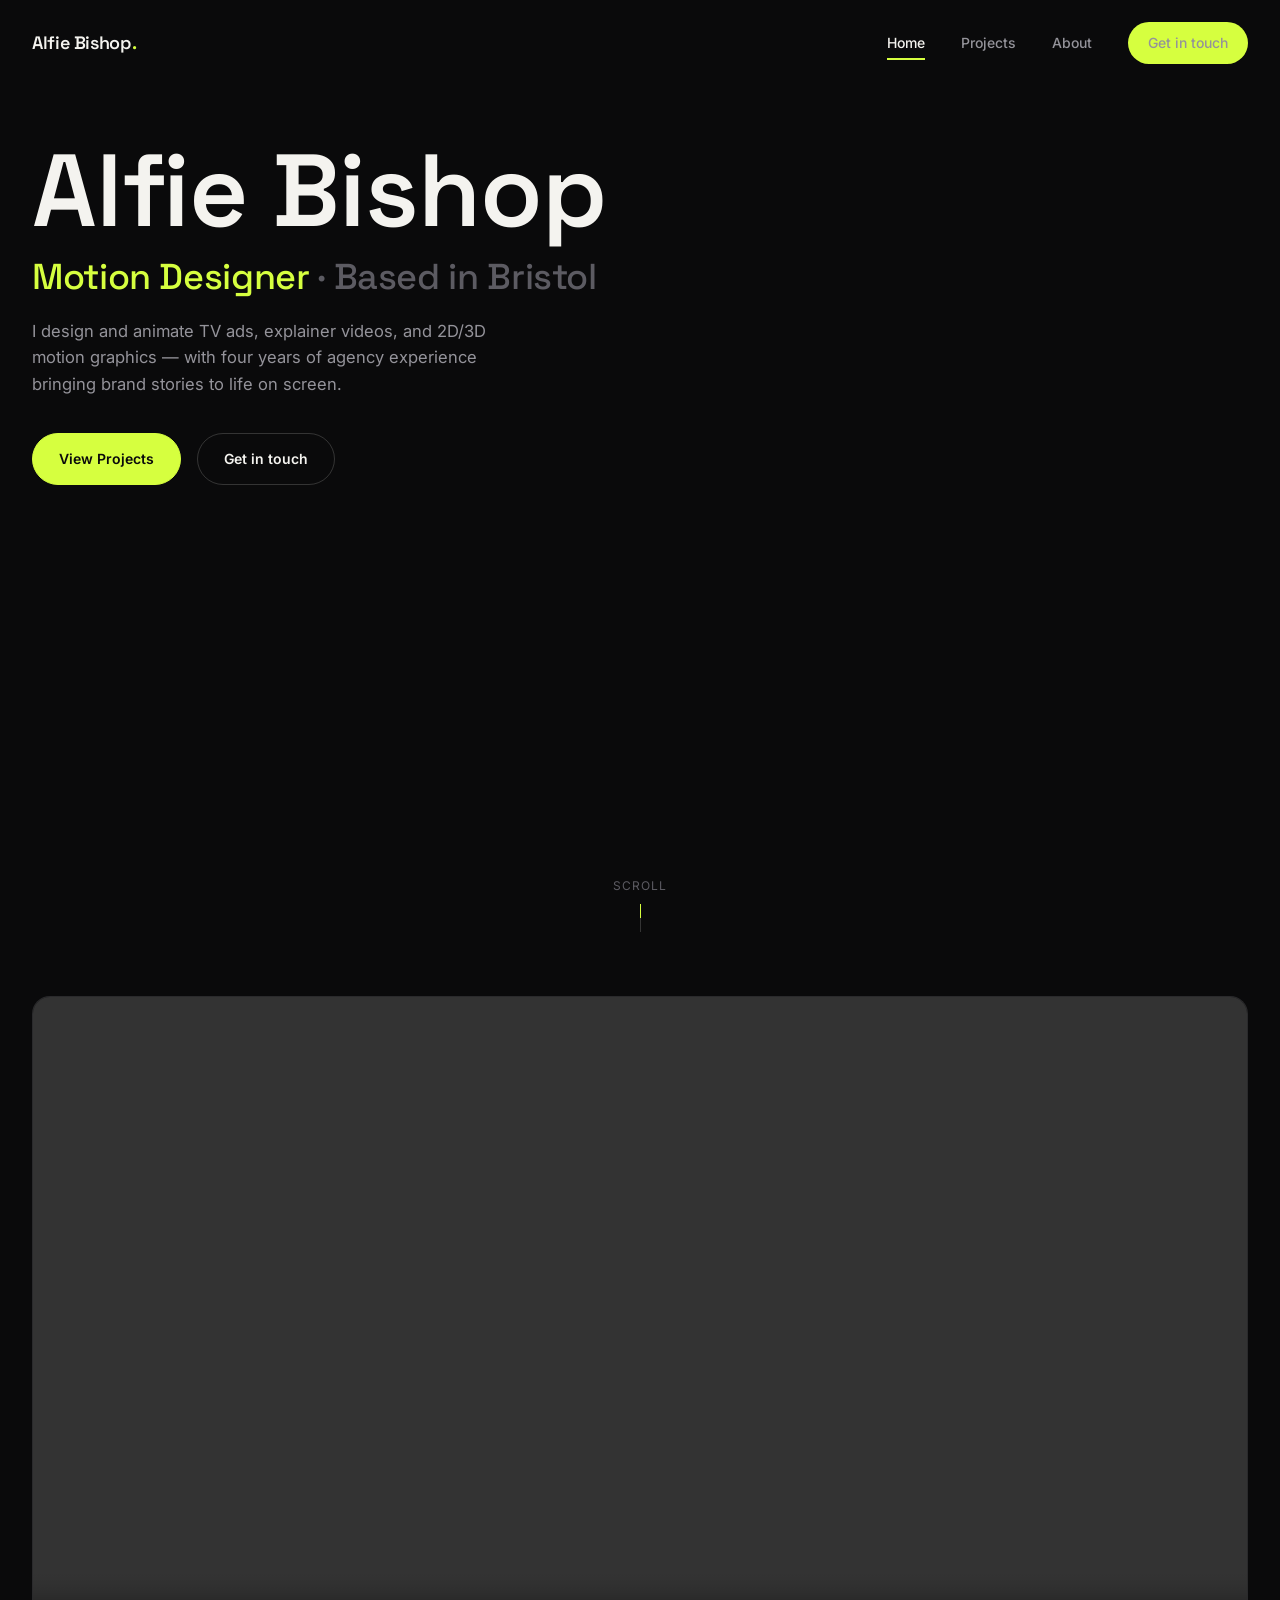
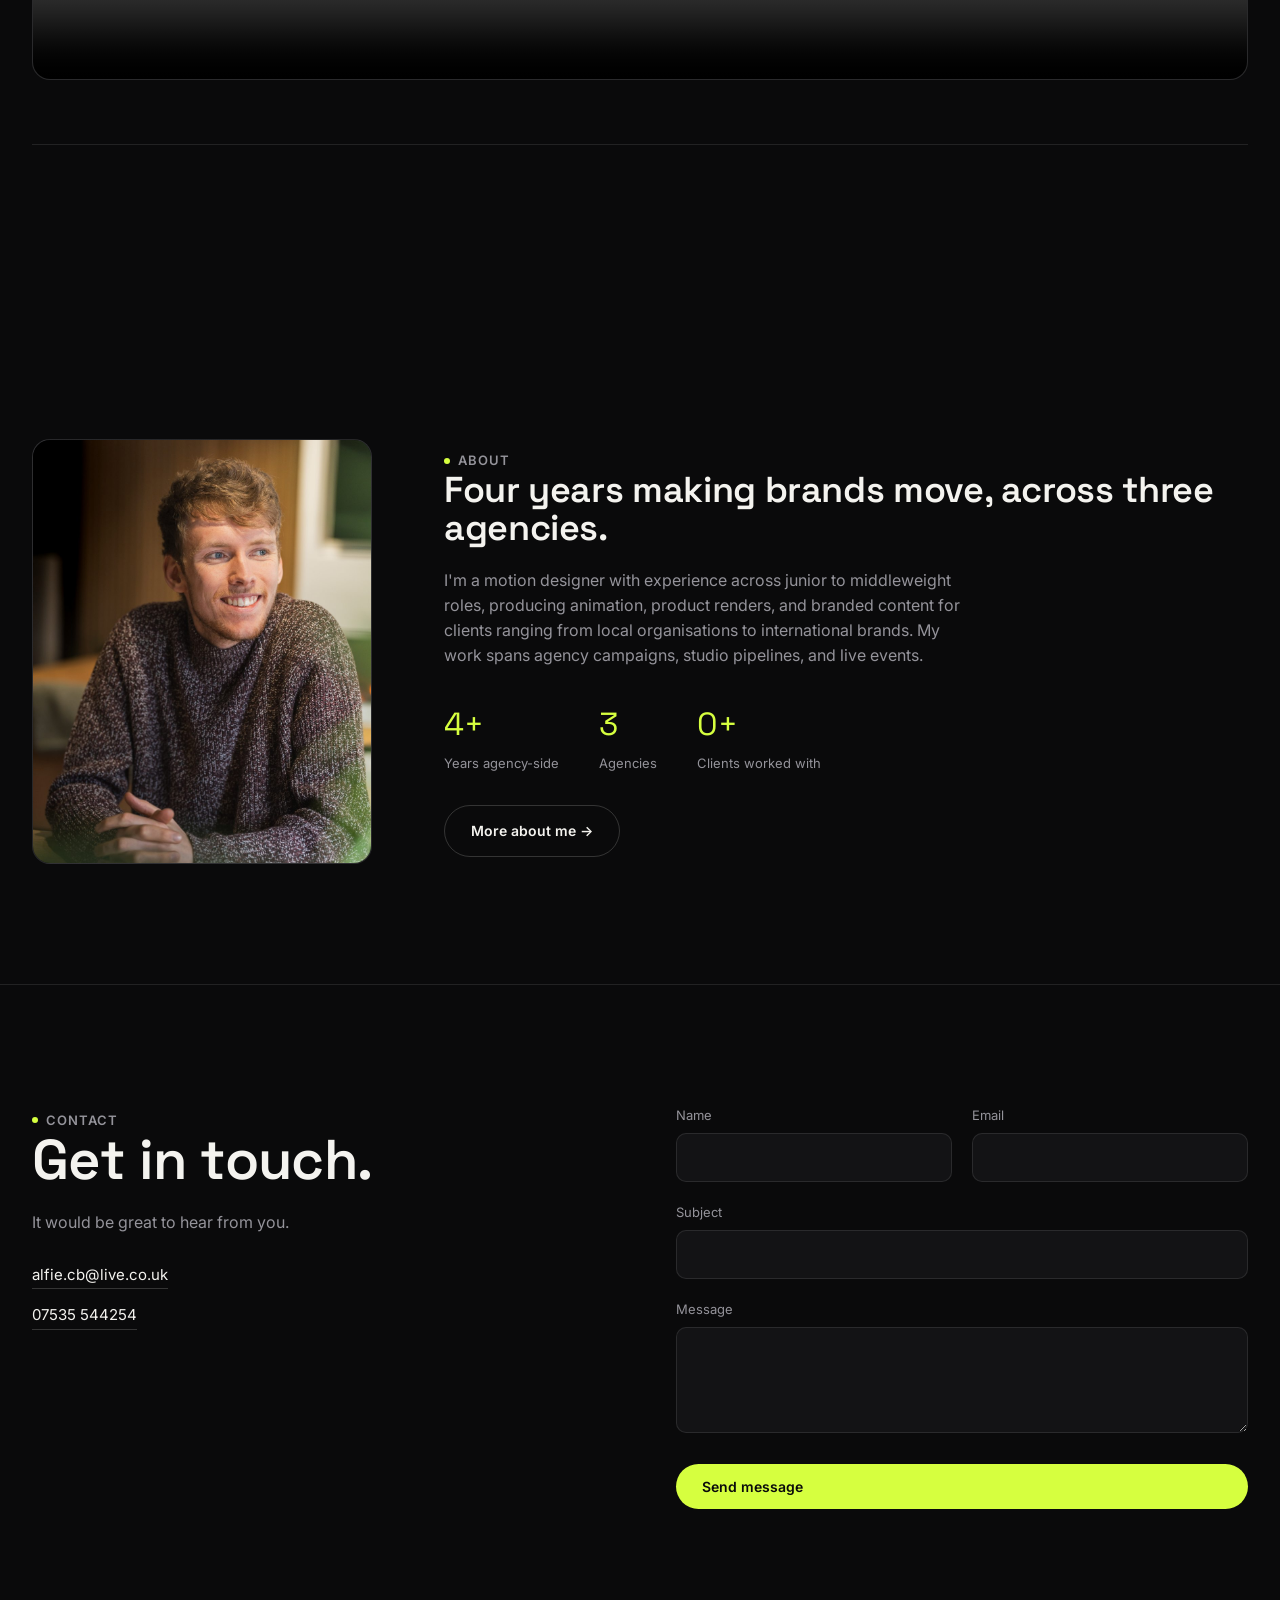
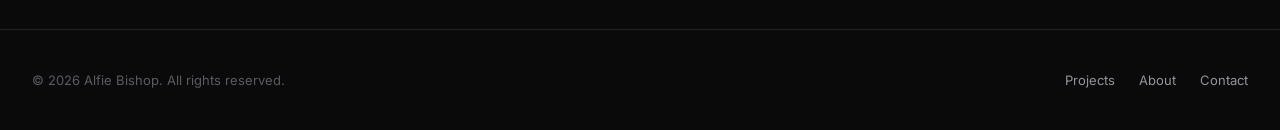
<file: index.html>
<!DOCTYPE html>
<html lang="en">
<head>
<meta charset="UTF-8" />
<meta name="viewport" content="width=device-width, initial-scale=1.0" />
<title>Alfie Bishop — Motion Designer</title>
<meta name="description" content="Alfie Bishop is a motion designer specialising in TV ads, explainer videos, and 2D/3D motion graphics." />
<link rel="preconnect" href="https://fonts.googleapis.com">
<link rel="preconnect" href="https://fonts.gstatic.com" crossorigin>
<link href="https://fonts.googleapis.com/css2?family=Space+Grotesk:wght@500;600;700&family=Inter:wght@400;500;600&display=swap" rel="stylesheet">
<link rel="stylesheet" href="assets/css/style.css" />
</head>
<body>

<header class="site-header">
  <div class="container">
    <a href="index.html" class="logo-mark">Alfie Bishop<span>.</span></a>
    <nav class="main-nav">
      <a href="index.html" class="is-active">Home</a>
      <a href="projects.html">Projects</a>
      <a href="about.html">About</a>
      <a href="index.html#contact" class="nav-cta">Get in touch</a>
    </nav>
    <button class="nav-toggle" aria-label="Toggle menu"><span></span><span></span><span></span></button>
  </div>
</header>

<main>

  <!-- HERO -->
  <section class="hero">
    <div class="hero-bg">
      <video autoplay muted loop playsinline oncontextmenu="return false;" controlsList="nodownload" src="https://video.gumlet.io/6a999aff4ae273cd71d893d9/6ac678b16d6d4d08c6191d86/main.mp4"></video>
    </div>

    <div class="container">
      <div class="hero-intro">
        <h1 class="hero-title">Alfie Bishop</h1>
        <p class="hero-role">Motion Designer <span>Based in Bristol</span></p>
        <p class="hero-desc">
          I design and animate TV ads, explainer videos, and 2D/3D motion graphics — with four years of
          agency experience bringing brand stories to life on screen.
        </p>
        <div class="hero-actions">
          <a href="projects.html" class="btn btn-primary">View Projects</a>
          <a href="index.html#contact" class="btn btn-ghost">Get in touch</a>
        </div>
      </div>

    </div>

    <div class="fan-wrap">
      <div class="fan-track" id="fan-track"></div>
    </div>

    <div class="scroll-cue"><span>Scroll</span><span class="line"></span></div>
  </section>

  <!-- SHOWREEL -->
  <section class="section showreel-section">
    <div class="container showreel-container">
      <div class="showreel-frame" data-reveal>
        <video src="https://video.gumlet.io/6a999aff4ae273cd71d893d9/6ac67dcd41d1f14ce0949b32/main.mp4" autoplay loop muted playsinline controls oncontextmenu="return false;" controlsList="nodownload"></video>
      </div>
    </div>

    <div class="container">
      <div class="logo-marquee-wrap">
        <div class="logo-row"><div class="logo-track" data-hover-pause></div></div>
        <div class="logo-row"><div class="logo-track" data-hover-pause data-reverse></div></div>
      </div>
    </div>
  </section>

  <!-- ABOUT TEASER -->
  <section class="section about-teaser">
    <div class="container">
      <div class="portrait" data-reveal><img src="assets/img/portrait.jpg" alt="Alfie Bishop" width="1000" height="1459" loading="lazy" /></div>
      <div data-reveal>
        <span class="eyebrow">About</span>
        <h2>Four years making brands move, across three agencies.</h2>
        <p>
          I'm a motion designer with experience across junior to middleweight roles, producing animation,
          product renders, and branded content for clients ranging from local organisations to international
          brands. My work spans agency campaigns, studio pipelines, and live events.
        </p>
        <div class="stat-row">
          <div class="stat-item"><div class="num">4+</div><div class="label">Years agency-side</div></div>
          <div class="stat-item"><div class="num">3</div><div class="label">Agencies</div></div>
          <div class="stat-item"><div class="num" data-stat="client-count">—</div><div class="label">Clients worked with</div></div>
        </div>
        <div style="margin-top:32px;">
          <a href="about.html" class="btn btn-ghost">More about me →</a>
        </div>
      </div>
    </div>
  </section>

  <!-- CONTACT -->
  <section class="section contact-section" id="contact">
    <div class="container contact-grid">
      <div class="contact-info" data-reveal>
        <span class="eyebrow">Contact</span>
        <h2>Get in touch.</h2>
        <p>It would be great to hear from you.</p>
        <div class="contact-detail">
          <a href="mailto:alfie.cb@live.co.uk">alfie.cb@live.co.uk</a>
          <a href="tel:07535544254">07535 544254</a>
        </div>
      </div>

      <form class="contact-form" id="contact-form" data-reveal>
        <div class="form-row">
          <div class="form-field">
            <label for="name">Name</label>
            <input type="text" id="name" name="name" required />
          </div>
          <div class="form-field">
            <label for="email">Email</label>
            <input type="email" id="email" name="email" required />
          </div>
        </div>
        <div class="form-field">
          <label for="subject">Subject</label>
          <input type="text" id="subject" name="subject" />
        </div>
        <div class="form-field">
          <label for="message">Message</label>
          <textarea id="message" name="message" rows="4" required></textarea>
        </div>
        <!-- spam trap: hidden from people, bots fill it in -->
        <input type="text" name="_honey" tabindex="-1" autocomplete="off" aria-hidden="true" style="position:absolute;left:-9999px;width:1px;height:1px;" />
        <button type="submit" class="btn btn-primary submit-btn">Send message</button>
        <div class="form-success" id="contact-success" role="status" aria-live="polite"></div>
      </form>
    </div>
  </section>

</main>

<footer class="site-footer">
  <div class="container">
    <small>© <span id="year"></span> Alfie Bishop. All rights reserved.</small>
    <div class="footer-links">
      <a href="projects.html">Projects</a>
      <a href="about.html">About</a>
      <a href="index.html#contact">Contact</a>
    </div>
  </div>
</footer>

<script src="assets/js/cms.js"></script>
<script src="assets/js/main.js"></script>
<script>
  document.getElementById("year").textContent = new Date().getFullYear();
</script>
</body>
</html>
</file>
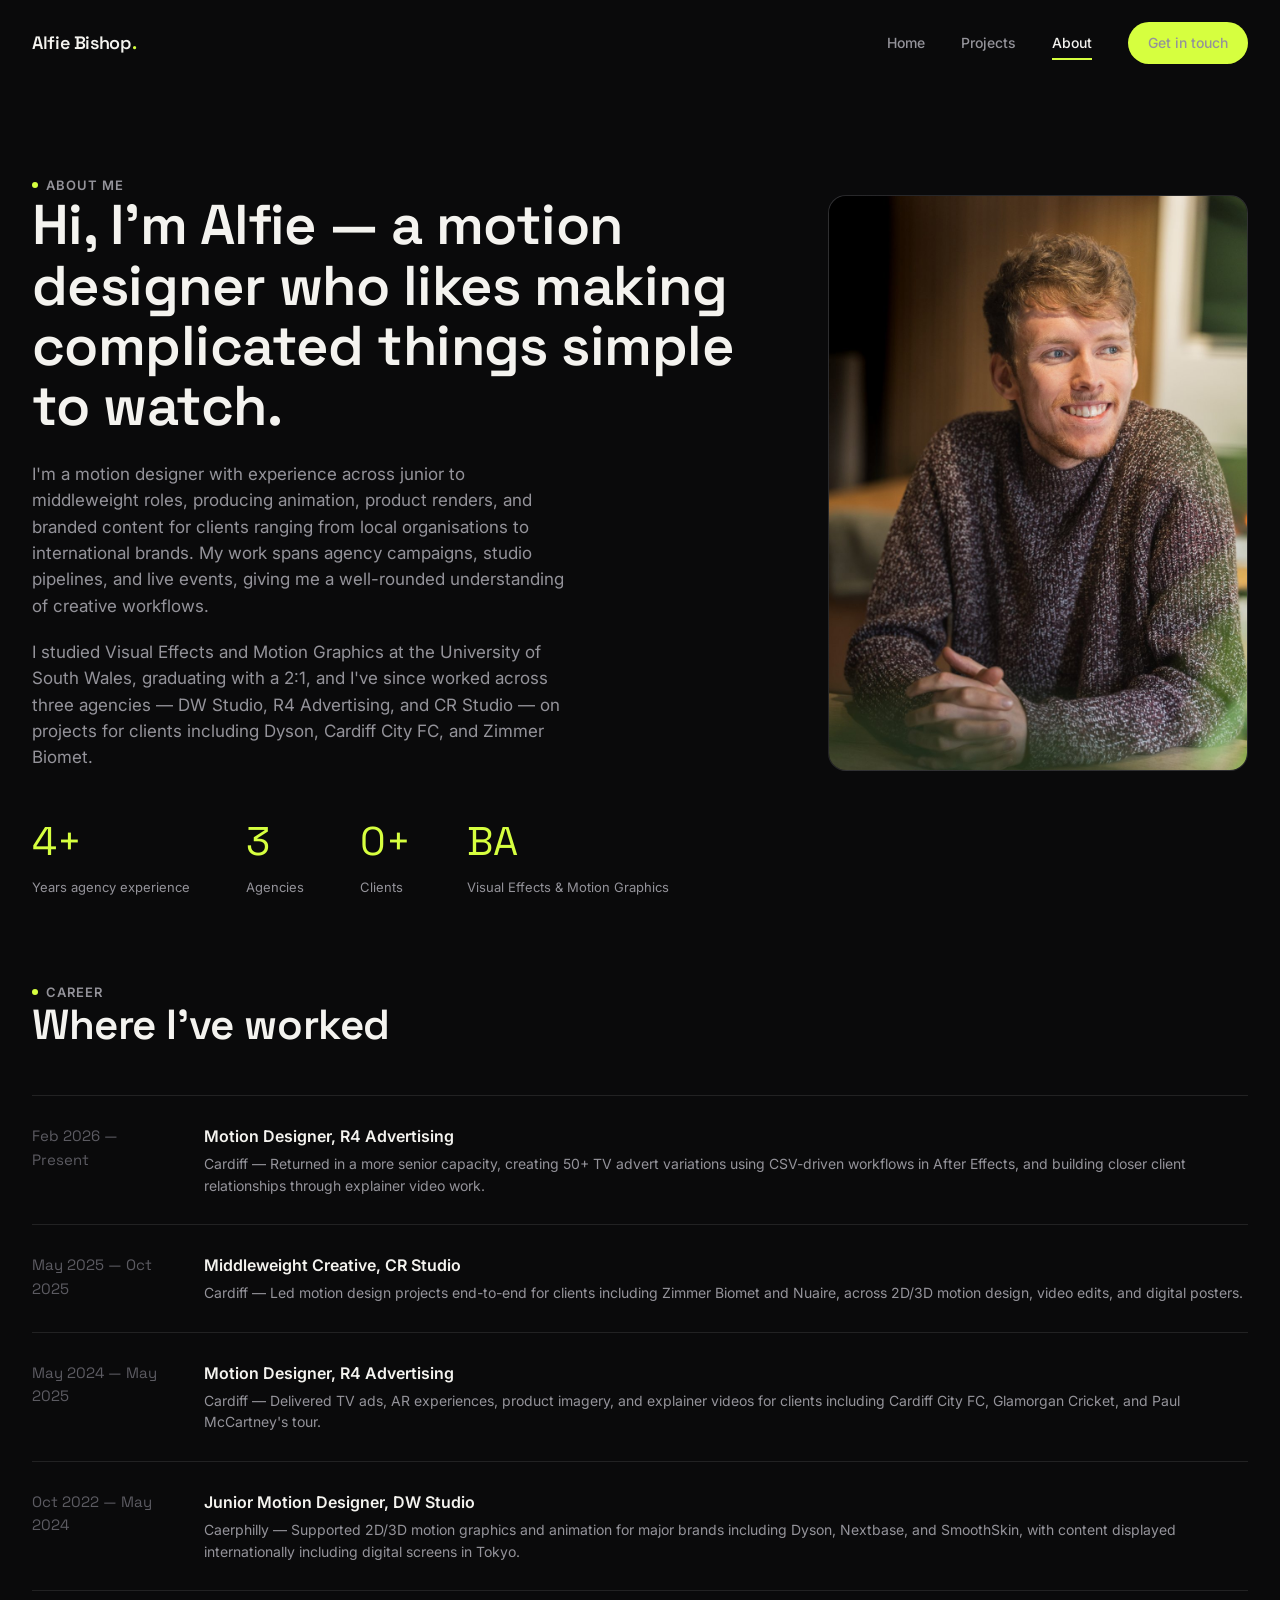
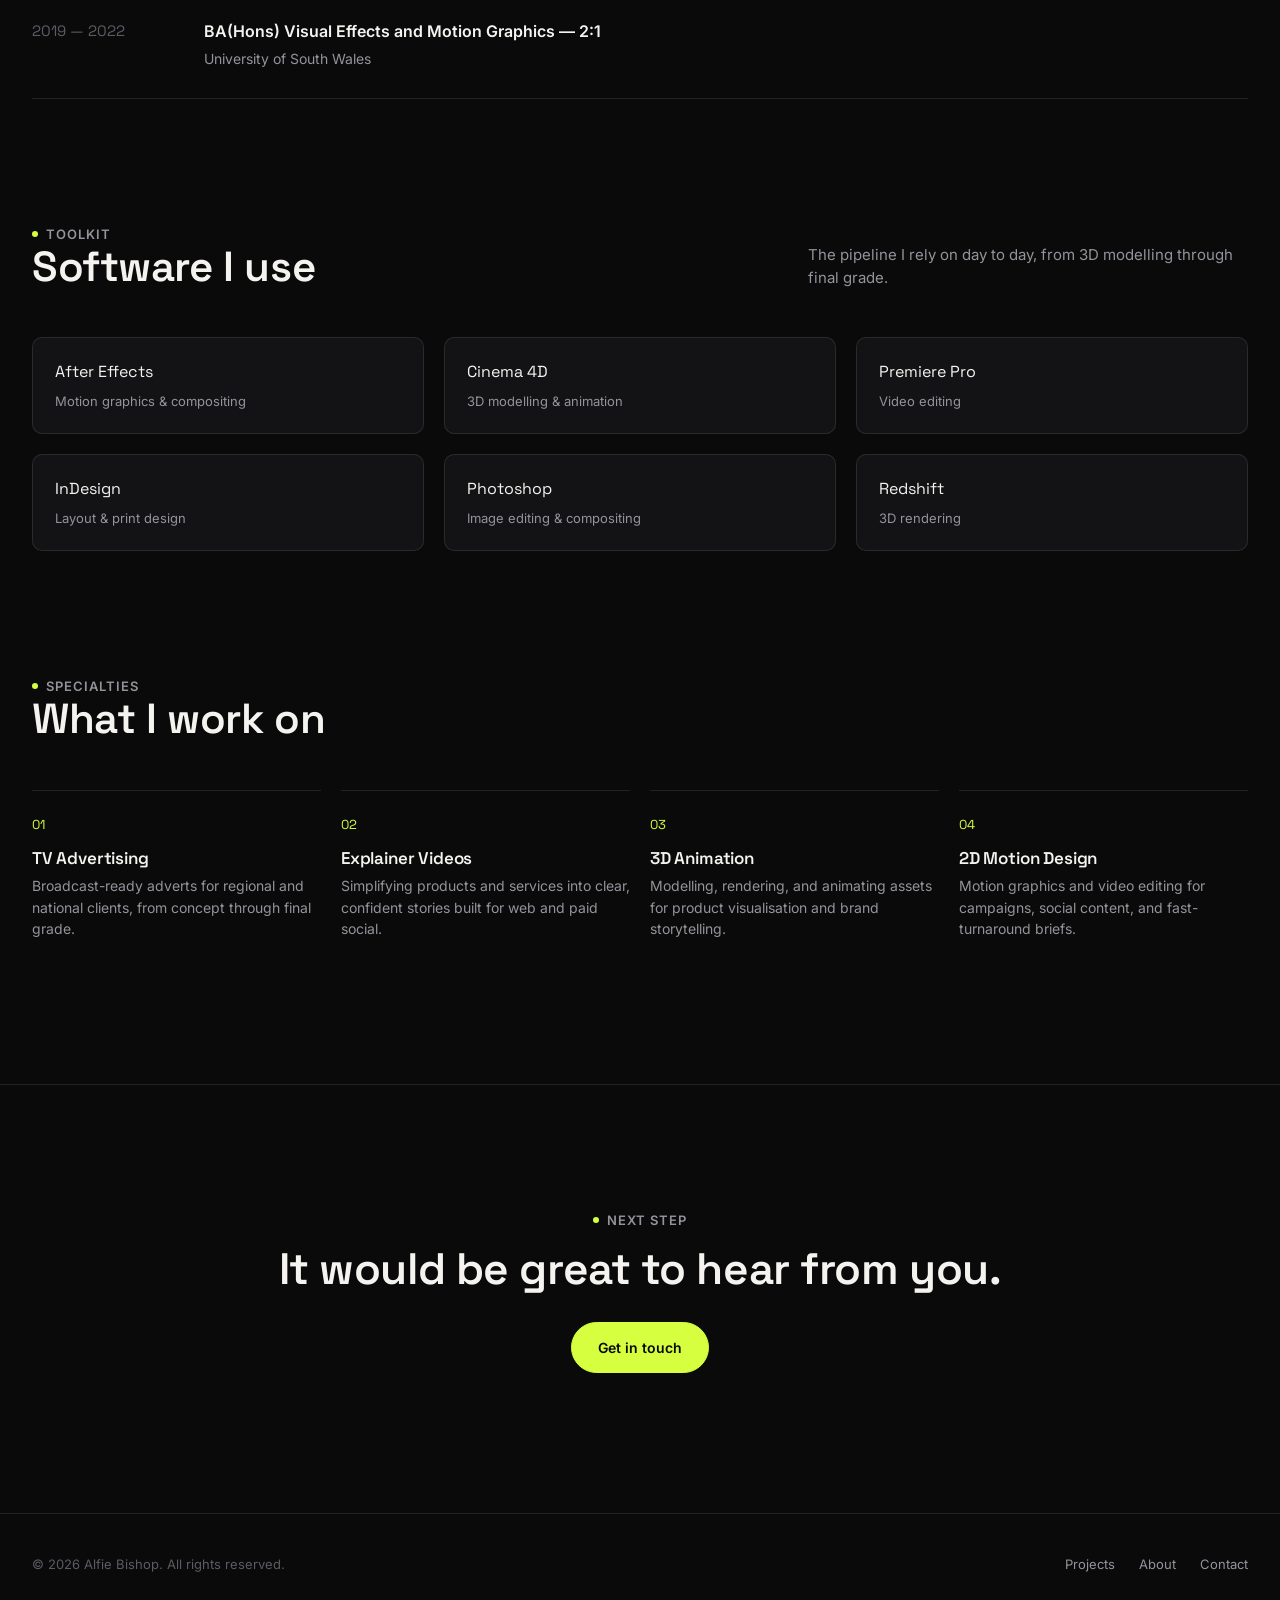
<file: about.html>
<!DOCTYPE html>
<html lang="en">
<head>
<meta charset="UTF-8" />
<meta name="viewport" content="width=device-width, initial-scale=1.0" />
<title>About — Alfie Bishop</title>
<meta name="description" content="Alfie Bishop is a motion designer with four years of agency experience across TV advertising, explainer videos, and 2D/3D motion graphics." />
<link rel="preconnect" href="https://fonts.googleapis.com">
<link rel="preconnect" href="https://fonts.gstatic.com" crossorigin>
<link href="https://fonts.googleapis.com/css2?family=Space+Grotesk:wght@500;600;700&family=Inter:wght@400;500;600&display=swap" rel="stylesheet">
<link rel="stylesheet" href="assets/css/style.css" />
</head>
<body>

<header class="site-header">
  <div class="container">
    <a href="index.html" class="logo-mark">Alfie Bishop<span>.</span></a>
    <nav class="main-nav">
      <a href="index.html">Home</a>
      <a href="projects.html">Projects</a>
      <a href="about.html" class="is-active">About</a>
      <a href="index.html#contact" class="nav-cta">Get in touch</a>
    </nav>
    <button class="nav-toggle" aria-label="Toggle menu"><span></span><span></span><span></span></button>
  </div>
</header>

<main>

  <section class="about-hero">
    <div class="container about-hero-grid">
      <div class="about-hero-eyebrow" data-reveal>
        <span class="eyebrow">About Me</span>
      </div>

      <div class="about-hero-title" data-reveal>
        <h1>Hi, I'm Alfie — a motion designer who likes making complicated things simple to watch.</h1>
      </div>

      <div class="portrait-lg" data-reveal><img src="assets/img/portrait.jpg" alt="Alfie Bishop" width="1000" height="1459" /></div>

      <div class="about-hero-body" data-reveal>
        <p class="lead">
          I'm a motion designer with experience across junior to middleweight roles, producing animation,
          product renders, and branded content for clients ranging from local organisations to international
          brands. My work spans agency campaigns, studio pipelines, and live events, giving me a well-rounded
          understanding of creative workflows.
        </p>
        <p class="lead">
          I studied Visual Effects and Motion Graphics at the University of South Wales, graduating with a
          2:1, and I've since worked across three agencies — DW Studio, R4 Advertising, and CR Studio — on
          projects for clients including Dyson, Cardiff City FC, and Zimmer Biomet.
        </p>
      </div>

      <div class="about-hero-stats" data-reveal>
        <div class="about-stats-row">
          <div class="stat-item"><div class="num">4+</div><div class="label">Years agency experience</div></div>
          <div class="stat-item"><div class="num">3</div><div class="label">Agencies</div></div>
          <div class="stat-item"><div class="num" data-stat="client-count">—</div><div class="label">Clients</div></div>
          <div class="stat-item"><div class="num">BA</div><div class="label">Visual Effects &amp; Motion Graphics</div></div>
        </div>
      </div>
    </div>
  </section>

  <section class="section" style="padding-top:0;">
    <div class="container">
      <div class="section-head" data-reveal>
        <div>
          <span class="eyebrow">Career</span>
          <h2>Where I've worked</h2>
        </div>
      </div>

      <div class="timeline" data-reveal>
        <div class="timeline-row">
          <div class="t-year">Feb 2026 — Present</div>
          <div><div class="t-role">Motion Designer, R4 Advertising</div><div class="t-sub">Cardiff — Returned in a more senior capacity, creating 50+ TV advert variations using CSV-driven workflows in After Effects, and building closer client relationships through explainer video work.</div></div>
        </div>
        <div class="timeline-row">
          <div class="t-year">May 2025 — Oct 2025</div>
          <div><div class="t-role">Middleweight Creative, CR Studio</div><div class="t-sub">Cardiff — Led motion design projects end-to-end for clients including Zimmer Biomet and Nuaire, across 2D/3D motion design, video edits, and digital posters.</div></div>
        </div>
        <div class="timeline-row">
          <div class="t-year">May 2024 — May 2025</div>
          <div><div class="t-role">Motion Designer, R4 Advertising</div><div class="t-sub">Cardiff — Delivered TV ads, AR experiences, product imagery, and explainer videos for clients including Cardiff City FC, Glamorgan Cricket, and Paul McCartney's tour.</div></div>
        </div>
        <div class="timeline-row">
          <div class="t-year">Oct 2022 — May 2024</div>
          <div><div class="t-role">Junior Motion Designer, DW Studio</div><div class="t-sub">Caerphilly — Supported 2D/3D motion graphics and animation for major brands including Dyson, Nextbase, and SmoothSkin, with content displayed internationally including digital screens in Tokyo.</div></div>
        </div>
        <div class="timeline-row">
          <div class="t-year">2019 — 2022</div>
          <div><div class="t-role">BA(Hons) Visual Effects and Motion Graphics — 2:1</div><div class="t-sub">University of South Wales</div></div>
        </div>
      </div>
    </div>
  </section>

  <section class="section" style="padding-top:0;">
    <div class="container">
      <div class="section-head" data-reveal>
        <div>
          <span class="eyebrow">Toolkit</span>
          <h2>Software I use</h2>
        </div>
        <p class="sub">The pipeline I rely on day to day, from 3D modelling through final grade.</p>
      </div>

      <div class="software-grid" data-reveal>
        <div class="software-item"><div class="s-name">After Effects</div><div class="s-desc">Motion graphics &amp; compositing</div></div>
        <div class="software-item"><div class="s-name">Cinema 4D</div><div class="s-desc">3D modelling &amp; animation</div></div>
        <div class="software-item"><div class="s-name">Premiere Pro</div><div class="s-desc">Video editing</div></div>
        <div class="software-item"><div class="s-name">InDesign</div><div class="s-desc">Layout &amp; print design</div></div>
        <div class="software-item"><div class="s-name">Photoshop</div><div class="s-desc">Image editing &amp; compositing</div></div>
        <div class="software-item"><div class="s-name">Redshift</div><div class="s-desc">3D rendering</div></div>
      </div>
    </div>
  </section>

  <section class="section" style="padding-top:0;">
    <div class="container">
      <div class="section-head" data-reveal>
        <div>
          <span class="eyebrow">Specialties</span>
          <h2>What I work on</h2>
        </div>
      </div>

      <div class="specialty-row" data-reveal>
        <div class="specialty-item">
          <div class="s-index">01</div>
          <h4>TV Advertising</h4>
          <p>Broadcast-ready adverts for regional and national clients, from concept through final grade.</p>
        </div>
        <div class="specialty-item">
          <div class="s-index">02</div>
          <h4>Explainer Videos</h4>
          <p>Simplifying products and services into clear, confident stories built for web and paid social.</p>
        </div>
        <div class="specialty-item">
          <div class="s-index">03</div>
          <h4>3D Animation</h4>
          <p>Modelling, rendering, and animating assets for product visualisation and brand storytelling.</p>
        </div>
        <div class="specialty-item">
          <div class="s-index">04</div>
          <h4>2D Motion Design</h4>
          <p>Motion graphics and video editing for campaigns, social content, and fast-turnaround briefs.</p>
        </div>
      </div>
    </div>
  </section>

  <section class="section contact-section" style="text-align:center; padding-bottom:140px;">
    <div class="container" data-reveal>
      <span class="eyebrow">Next Step</span>
      <h2 style="font-size:clamp(28px,4vw,44px); margin:16px 0 28px;">It would be great to hear from you.</h2>
      <a href="index.html#contact" class="btn btn-primary">Get in touch</a>
    </div>
  </section>

</main>

<footer class="site-footer">
  <div class="container">
    <small>© <span id="year"></span> Alfie Bishop. All rights reserved.</small>
    <div class="footer-links">
      <a href="projects.html">Projects</a>
      <a href="about.html">About</a>
      <a href="index.html#contact">Contact</a>
    </div>
  </div>
</footer>

<script src="assets/js/cms.js"></script>
<script src="assets/js/main.js"></script>
<script>document.getElementById("year").textContent = new Date().getFullYear();</script>
</body>
</html>
</file>
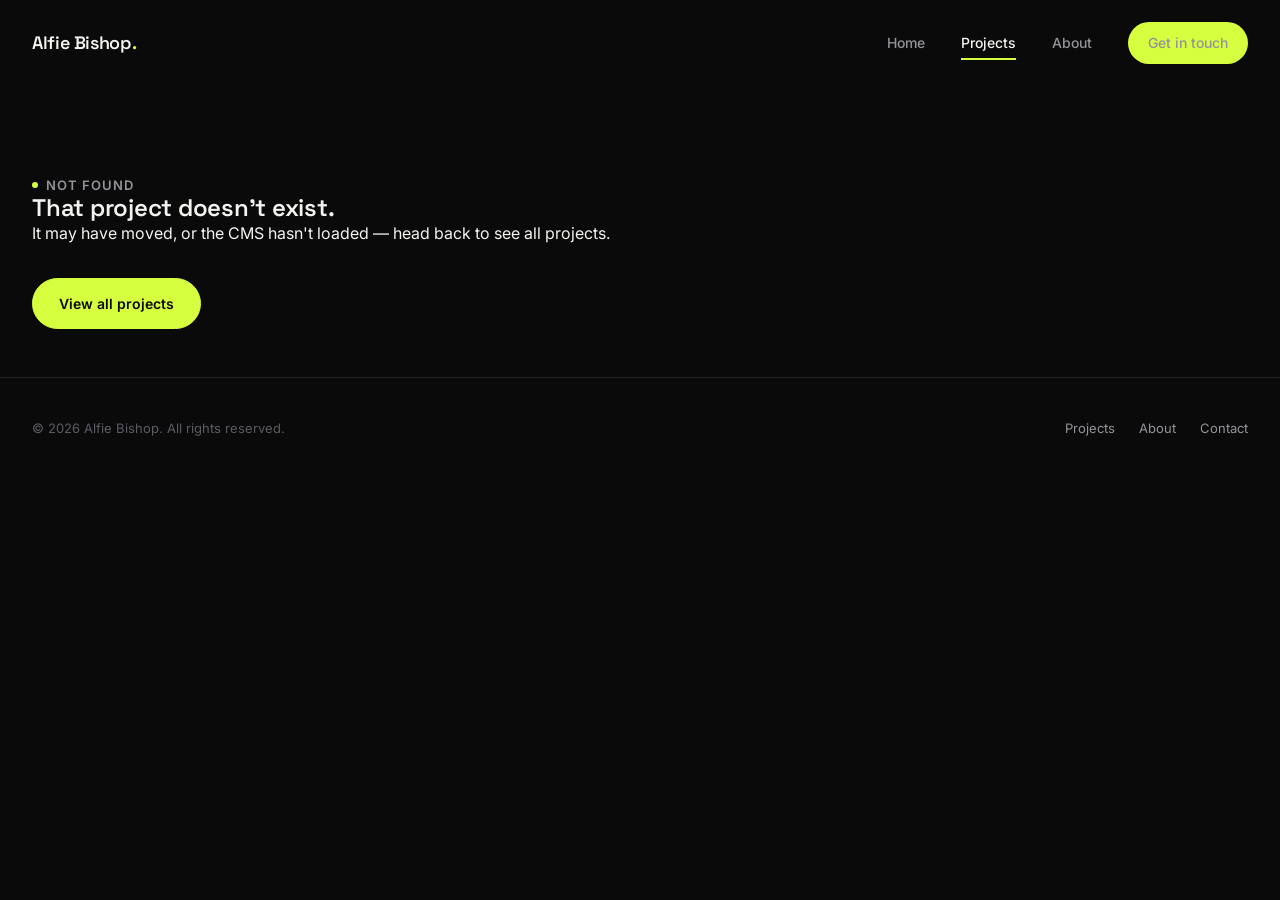
<file: project.html>
<!DOCTYPE html>
<html lang="en">
<head>
<meta charset="UTF-8" />
<meta name="viewport" content="width=device-width, initial-scale=1.0" />
<title id="page-title">Project — Alfie Bishop</title>
<link rel="preconnect" href="https://fonts.googleapis.com">
<link rel="preconnect" href="https://fonts.gstatic.com" crossorigin>
<link href="https://fonts.googleapis.com/css2?family=Space+Grotesk:wght@500;600;700&family=Inter:wght@400;500;600&display=swap" rel="stylesheet">
<link rel="stylesheet" href="assets/css/style.css" />
</head>
<body>

<header class="site-header">
  <div class="container">
    <a href="index.html" class="logo-mark">Alfie Bishop<span>.</span></a>
    <nav class="main-nav">
      <a href="index.html">Home</a>
      <a href="projects.html" class="is-active">Projects</a>
      <a href="about.html">About</a>
      <a href="index.html#contact" class="nav-cta">Get in touch</a>
    </nav>
    <button class="nav-toggle" aria-label="Toggle menu"><span></span><span></span><span></span></button>
  </div>
</header>

<main id="project-main">
  <!-- Content injected by assets/js/project-detail.js -->
  <section class="project-detail-hero">
    <div class="container">
      <p class="eyebrow">Loading project…</p>
    </div>
  </section>
</main>

<footer class="site-footer">
  <div class="container">
    <small>© <span id="year"></span> Alfie Bishop. All rights reserved.</small>
    <div class="footer-links">
      <a href="projects.html">Projects</a>
      <a href="about.html">About</a>
      <a href="index.html#contact">Contact</a>
    </div>
  </div>
</footer>

<script src="assets/js/cms.js"></script>
<script src="assets/js/main.js"></script>
<script src="assets/js/project-detail.js"></script>
<script>document.getElementById("year").textContent = new Date().getFullYear();</script>
</body>
</html>
</file>
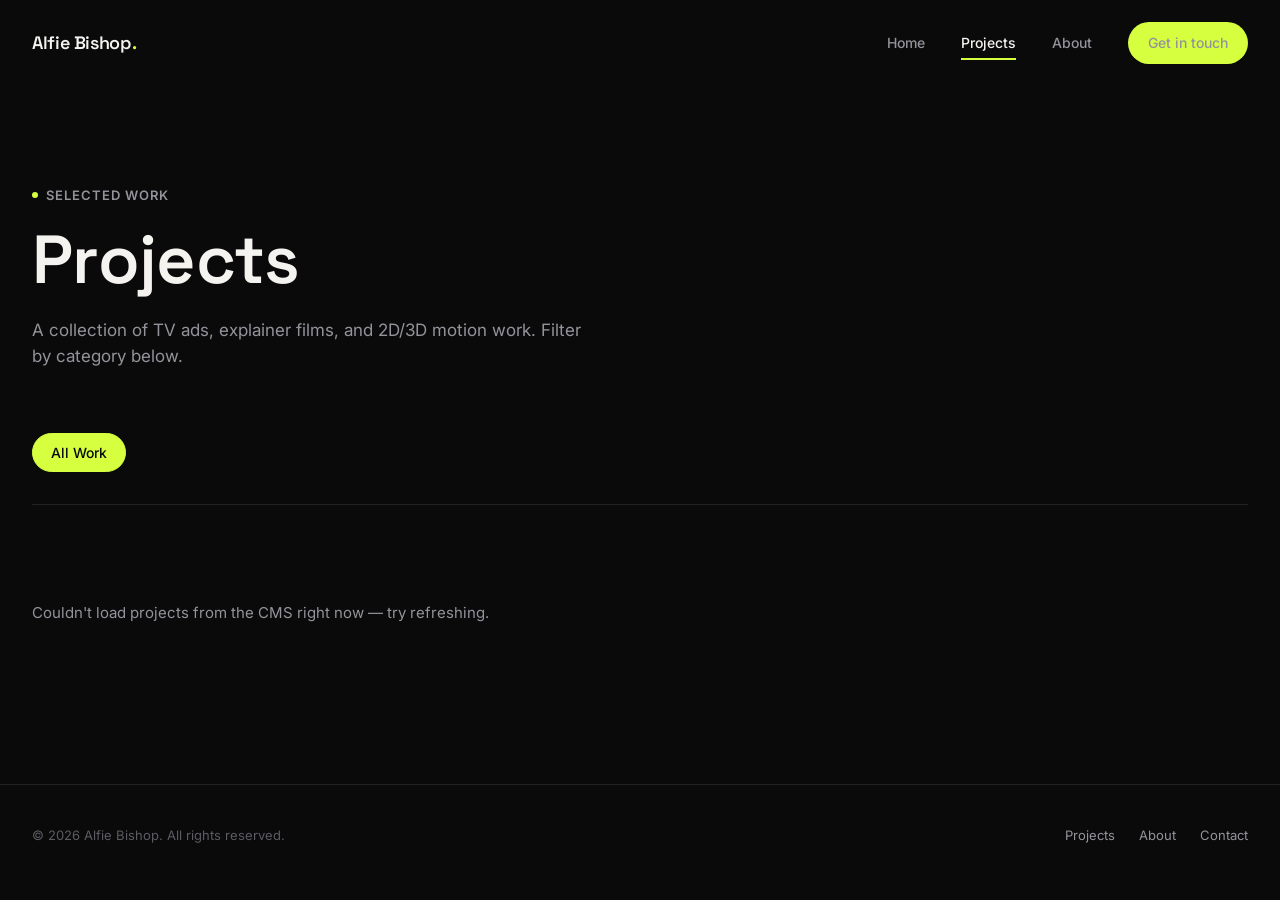
<file: projects.html>
<!DOCTYPE html>
<html lang="en">
<head>
<meta charset="UTF-8" />
<meta name="viewport" content="width=device-width, initial-scale=1.0" />
<title>Projects — Alfie Bishop</title>
<meta name="description" content="Selected motion design projects by Alfie Bishop — TV ads, explainer videos, and 2D/3D motion graphics." />
<link rel="preconnect" href="https://fonts.googleapis.com">
<link rel="preconnect" href="https://fonts.gstatic.com" crossorigin>
<link href="https://fonts.googleapis.com/css2?family=Space+Grotesk:wght@500;600;700&family=Inter:wght@400;500;600&display=swap" rel="stylesheet">
<link rel="stylesheet" href="assets/css/style.css" />
</head>
<body>

<header class="site-header">
  <div class="container">
    <a href="index.html" class="logo-mark">Alfie Bishop<span>.</span></a>
    <nav class="main-nav">
      <a href="index.html">Home</a>
      <a href="projects.html" class="is-active">Projects</a>
      <a href="about.html">About</a>
      <a href="index.html#contact" class="nav-cta">Get in touch</a>
    </nav>
    <button class="nav-toggle" aria-label="Toggle menu"><span></span><span></span><span></span></button>
  </div>
</header>

<main>
  <section class="page-hero">
    <div class="container">
      <span class="eyebrow">Selected Work</span>
      <h1>Projects</h1>
      <p class="lead">A collection of TV ads, explainer films, and 2D/3D motion work. Filter by category below.</p>
    </div>
  </section>

  <section class="section" style="padding-top:0;">
    <div class="container">
      <div class="filter-bar" id="filter-bar">
        <button class="filter-btn is-active" data-filter="all">All Work</button>
      </div>

      <div class="project-grid" id="project-grid"><p class="cms-status">Loading projects…</p></div>
    </div>
  </section>
</main>

<footer class="site-footer">
  <div class="container">
    <small>© <span id="year"></span> Alfie Bishop. All rights reserved.</small>
    <div class="footer-links">
      <a href="projects.html">Projects</a>
      <a href="about.html">About</a>
      <a href="index.html#contact">Contact</a>
    </div>
  </div>
</footer>

<script src="assets/js/cms.js"></script>
<script src="assets/js/main.js"></script>
<script>
  document.getElementById("year").textContent = new Date().getFullYear();

  // UNLOCK_PASSWORD, getUnlockExpiry(), isUnlockActive() and startUnlock()
  // live in main.js so project pages share the same lock.
  (async () => {
    await window.CMS_READY;

    const grid = document.getElementById("project-grid");
    const filterBar = document.getElementById("filter-bar");

    if (!PROJECTS.length) {
      grid.innerHTML = `<p class="cms-status">Couldn't load projects from the CMS right now — try refreshing.</p>`;
      return;
    }

    // The unlock survives a refresh or a trip into a project and back - it's
    // just a timestamp in localStorage, re-checked (and re-locked) here.
    let isUnlocked = isUnlockActive();
    let activeFilter = "all";
    let refreshPreviews = () => {};
    let relockTimer = null;

    function scheduleRelock() {
      clearTimeout(relockTimer);
      if (!isUnlocked) return;
      const remaining = getUnlockExpiry() - Date.now();
      if (remaining <= 0) {
        isUnlocked = false;
        renderGrid();
      } else {
        relockTimer = setTimeout(() => {
          isUnlocked = false;
          renderGrid();
        }, remaining);
      }
    }

    function disclaimerCardHTML() {
      if (isUnlocked) {
        return `
          <div class="project-card disclaimer-card" data-reveal>
            <div class="disclaimer-body">
              <h3>Disclaimer</h3>
              <p>Unlocked — every project is now visible.</p>
            </div>
          </div>`;
      }
      return `
        <div class="project-card disclaimer-card" data-reveal>
          <div class="disclaimer-body">
            <h3>Disclaimer</h3>
            <p>The hidden projects are locked due to them being linked to the accompanying agency. In order to view the full list, enter the password.</p>
            <form class="disclaimer-form" id="unlock-form">
              <input type="password" id="unlock-password" placeholder="Password" autocomplete="off" />
              <button type="submit" class="btn btn-primary">Unlock</button>
            </form>
            <p class="disclaimer-feedback" id="unlock-feedback"></p>
          </div>
        </div>`;
    }

    function applyFilter(filter) {
      activeFilter = filter;
      grid.querySelectorAll(".project-card[data-categories]").forEach((card) => {
        const cats = card.dataset.categories.split(" ");
        const show = filter === "all" || cats.includes(filter);
        card.classList.toggle("is-hidden", !show);
      });
      refreshPreviews();
    }

    function bindUnlockForm() {
      const form = document.getElementById("unlock-form");
      if (!form) return;
      form.addEventListener("submit", (e) => {
        e.preventDefault();
        const input = document.getElementById("unlock-password");
        const feedback = document.getElementById("unlock-feedback");
        if (input.value === UNLOCK_PASSWORD) {
          isUnlocked = true;
          startUnlock();
          renderGrid();
        } else {
          feedback.textContent = "Incorrect password — try again.";
          feedback.classList.add("is-error");
          input.value = "";
          input.focus();
        }
      });
    }

    function renderGrid() {
      grid.innerHTML = disclaimerCardHTML() + PROJECTS.map((p) => projectCardHTML(p, isUnlocked)).join("");
      refreshPreviews = initCardPreviews(grid);
      applyFilter(activeFilter);
      initScrollReveal();
      bindUnlockForm();
      scheduleRelock();
    }

    // Filter buttons are built live from whatever categories exist in the
    // CMS right now, in the order they first appear.
    const seen = new Set();
    PROJECTS.forEach((p) => seen.add(p.categories[0]));
    const filterButtons = Array.from(seen)
      .map((cat) => `<button class="filter-btn" data-filter="${cat}">${CATEGORY_LABELS[cat] || cat}</button>`)
      .join("");
    filterBar.insertAdjacentHTML("beforeend", filterButtons);

    filterBar.addEventListener("click", (e) => {
      const btn = e.target.closest(".filter-btn");
      if (!btn) return;
      filterBar.querySelectorAll(".filter-btn").forEach((b) => b.classList.remove("is-active"));
      btn.classList.add("is-active");
      applyFilter(btn.dataset.filter);
    });

    renderGrid();
  })();
</script>
</body>
</html>
</file>
<file: assets/css/style.css>
/* =========================================================================
   DESIGN TOKENS
   ========================================================================= */
:root {
  --bg: #0a0a0b;
  --bg-elevated: #131315;
  --bg-elevated-2: #1b1b1e;
  --text: #f4f3ef;
  --text-muted: #94939a;
  --text-faint: #5c5b62;
  --line: rgba(244, 243, 239, 0.1);
  --line-strong: rgba(244, 243, 239, 0.18);
  --accent: #d6ff3f;
  --accent-ink: #0a0a0b;
  --radius: 18px;
  --radius-sm: 10px;
  --container: 1440px;
  --ease: cubic-bezier(0.16, 1, 0.3, 1);
}

* { box-sizing: border-box; }
html { scroll-behavior: smooth; }

body {
  margin: 0;
  background: var(--bg);
  color: var(--text);
  font-family: "Inter", -apple-system, BlinkMacSystemFont, "Segoe UI", sans-serif;
  font-size: 16px;
  line-height: 1.55;
  -webkit-font-smoothing: antialiased;
  overflow-x: hidden;
}

h1, h2, h3, h4 {
  font-family: "Space Grotesk", "Inter", sans-serif;
  font-weight: 600;
  line-height: 1.08;
  margin: 0;
  letter-spacing: -0.01em;
}

p { margin: 0; }
a { color: inherit; text-decoration: none; }
img, video { max-width: 100%; display: block; }
button { font-family: inherit; }

.container {
  width: 100%;
  max-width: var(--container);
  margin: 0 auto;
  padding: 0 32px;
}

.eyebrow {
  display: inline-flex;
  align-items: center;
  gap: 8px;
  font-size: 13px;
  font-weight: 600;
  letter-spacing: 0.08em;
  text-transform: uppercase;
  color: var(--text-muted);
}
.eyebrow::before {
  content: "";
  width: 6px;
  height: 6px;
  border-radius: 50%;
  background: var(--accent);
  flex: none;
}

.section { padding: 120px 0; }
@media (max-width: 768px) { .section { padding: 72px 0; } }

/* =========================================================================
   SCROLL REVEAL
   ========================================================================= */
[data-reveal] {
  opacity: 0;
  transform: translateY(24px);
  transition: opacity 0.8s var(--ease), transform 0.8s var(--ease);
}
[data-reveal].is-visible {
  opacity: 1;
  transform: translateY(0);
}

/* =========================================================================
   NAV
   ========================================================================= */
.site-header {
  position: fixed;
  top: 0; left: 0; right: 0;
  z-index: 100;
  padding: 22px 0;
  transition: background 0.4s var(--ease), border-color 0.4s var(--ease), padding 0.4s var(--ease);
  border-bottom: 1px solid transparent;
}
.site-header.is-scrolled {
  background: rgba(10, 10, 11, 0.78);
  backdrop-filter: blur(14px);
  border-bottom-color: var(--line);
  padding: 14px 0;
}
.site-header .container {
  display: flex;
  align-items: center;
  justify-content: space-between;
}
.logo-mark {
  font-family: "Space Grotesk", sans-serif;
  font-weight: 600;
  font-size: 18px;
  letter-spacing: -0.02em;
}
.logo-mark span { color: var(--accent); }

.main-nav { display: flex; align-items: center; gap: 36px; }
.main-nav a {
  font-size: 14px;
  font-weight: 500;
  color: var(--text-muted);
  transition: color 0.25s var(--ease);
  position: relative;
}
.main-nav a:hover, .main-nav a.is-active { color: var(--text); }
.main-nav a.is-active::after {
  content: "";
  position: absolute;
  left: 0; right: 0; bottom: -6px;
  height: 2px;
  background: var(--accent);
}
.nav-cta {
  display: inline-flex;
  align-items: center;
  padding: 10px 20px;
  border-radius: 999px;
  background: var(--accent);
  color: var(--accent-ink);
  font-size: 14px;
  font-weight: 600;
  transition: transform 0.25s var(--ease), box-shadow 0.25s var(--ease);
}
.nav-cta:hover { transform: translateY(-2px); box-shadow: 0 8px 24px rgba(214,255,63,0.25); }

.nav-toggle {
  display: none;
  flex-direction: column;
  gap: 5px;
  background: none;
  border: none;
  cursor: pointer;
  padding: 8px;
}
.nav-toggle span { width: 22px; height: 2px; background: var(--text); display: block; }

@media (max-width: 860px) {
  .main-nav { position: fixed; top: 0; right: -100%; height: 100vh; width: min(320px, 80vw);
    background: var(--bg-elevated); flex-direction: column; justify-content: center; align-items: flex-start;
    padding: 40px; gap: 28px; transition: right 0.4s var(--ease); border-left: 1px solid var(--line); }
  .main-nav.is-open { right: 0; }
  .main-nav a { font-size: 20px; }
  .nav-toggle { display: flex; }
  .nav-cta { order: 10; }
}

/* =========================================================================
   HERO
   ========================================================================= */
.hero {
  min-height: 100vh;
  display: flex;
  flex-direction: column;
  justify-content: center;
  padding-top: 140px;
  padding-bottom: 64px;
  position: relative;
}
.hero-bg {
  position: absolute;
  inset: 0;
  z-index: 0;
  overflow: hidden;
}
.hero-bg video {
  width: 100%;
  height: 100%;
  object-fit: cover;
  opacity: 0.32;
}
.hero-bg::after {
  content: "";
  position: absolute;
  inset: 0;
  background: linear-gradient(
    180deg,
    rgba(10, 10, 11, 0.5) 0%,
    rgba(10, 10, 11, 0.25) 35%,
    rgba(10, 10, 11, 0.7) 72%,
    var(--bg) 100%
  );
}
.hero-intro { max-width: 760px; position: relative; z-index: 1; }
/* hero intro reads top to bottom: name, role, short description, buttons */
.hero-title {
  font-size: clamp(48px, 8vw, 104px);
  line-height: 1;
  margin: 0 0 14px;
}
.hero-title em {
  font-style: normal;
  color: var(--text-faint);
}
.hero-role {
  font-family: "Space Grotesk", "Inter", sans-serif;
  font-size: clamp(22px, 3vw, 36px);
  font-weight: 500;
  letter-spacing: -0.01em;
  line-height: 1.2;
  color: var(--accent);
  margin: 0 0 18px;
}
.hero-role span { color: var(--text-faint); }
.hero-role span::before { content: "· "; }
@media (max-width: 600px) {
  /* location drops to its own line rather than wrapping mid-phrase */
  /* tight stack on phones; margins tuned so the visible gaps name -> role
     and role -> location are equal (~3px - the role's 1.2 line-height
     already adds a few px of leading) */
  .hero-title { margin-bottom: 10px; }
  .hero-role span { display: block; font-size: 0.7em; margin-top: 5px; }
  .hero-role span::before { content: none; }
}
.hero-desc {
  font-size: clamp(15px, 1.3vw, 17px);
  line-height: 1.6;
  color: var(--text-muted);
  max-width: 480px;
  margin: 0 0 36px;
}
.hero-actions { display: flex; gap: 16px; align-items: center; flex-wrap: wrap; }

.btn {
  display: inline-flex;
  align-items: center;
  gap: 10px;
  padding: 14px 26px;
  border-radius: 999px;
  font-size: 14px;
  font-weight: 600;
  transition: transform 0.25s var(--ease), box-shadow 0.25s var(--ease), background 0.25s var(--ease);
  border: 1px solid var(--line-strong);
}
.btn-primary { background: var(--accent); color: var(--accent-ink); border-color: var(--accent); }
.btn-primary:hover { transform: translateY(-2px); box-shadow: 0 10px 28px rgba(214,255,63,0.25); }
.btn-ghost { background: transparent; color: var(--text); }
.btn-ghost:hover { border-color: var(--text); }

/* Simple auto-scrolling carousel of project thumbnails (pulls every
   project from the CMS data file), cards side by side, moving left
   continuously in a seamless loop. */
.fan-wrap {
  position: relative;
  z-index: 1;
  /* same width as .container's content box, so the faded edges line up
     with the text and the showreel's logo strip */
  width: calc(min(100%, var(--container)) - 64px);
  margin: 56px auto 0;
  height: 300px;
  overflow: hidden;
  -webkit-mask-image: linear-gradient(90deg, transparent, #000 6%, #000 94%, transparent);
  mask-image: linear-gradient(90deg, transparent, #000 6%, #000 94%, transparent);
}
/* scrolled by startMarquee() in main.js */
.fan-track {
  display: flex;
  align-items: center;
  gap: 20px;
  width: max-content;
  height: 100%;
  will-change: transform;
}
.fan-card {
  flex: none;
  display: block;
  width: 220px;
  /* a little shorter than the wrap, centred, so the hover lift has room
     to rise without its top edge clipping against overflow:hidden */
  height: calc(100% - 16px);
  border-radius: var(--radius);
  overflow: hidden;
  position: relative;
  box-shadow: 0 24px 50px -18px rgba(0,0,0,0.55);
  transition: transform 0.3s var(--ease), box-shadow 0.3s var(--ease);
}
.fan-card:hover { transform: translateY(-6px); box-shadow: 0 28px 56px -14px rgba(0,0,0,0.65); z-index: 5; }
.fan-card .thumb-bg { position: absolute; inset: 0; }

@media (max-width: 1080px) {
  .fan-wrap { height: 240px; }
  .fan-card { width: 180px; }
}
@media (max-width: 600px) {
  .hero { padding-top: 120px; }
  /* phones: edge to edge with no fade, cards run straight off screen */
  .fan-wrap {
    height: 190px;
    width: 100%;
    -webkit-mask-image: none;
    mask-image: none;
  }
  .fan-card { width: 140px; }
}

.scroll-cue {
  position: relative;
  z-index: 1;
  margin-top: 36px;
  display: flex;
  flex-direction: column;
  align-items: center;
  gap: 8px;
  color: var(--text-faint);
  font-size: 12px;
  letter-spacing: 0.08em;
  text-transform: uppercase;
}
.scroll-cue .line { width: 1px; height: 28px; background: var(--line-strong); overflow: hidden; }
.scroll-cue .line::after {
  content: ""; display: block; width: 100%; height: 50%; background: var(--accent);
  animation: scrollline 1.8s ease-in-out infinite;
}
@keyframes scrollline { 0% { transform: translateY(-100%); } 100% { transform: translateY(200%); } }

/* =========================================================================
   SHOWREEL
   ========================================================================= */
.showreel-section { padding-top: 0; }
/* the reel breaks out of the --container width and grows as large as the
   screen allows, capped so its full height always fits in the viewport
   below the fixed header (--reel-chrome = header + breathing room) */
.showreel-container { max-width: none; }
.showreel-frame {
  --reel-chrome: 120px;
  position: relative;
  width: min(100%, calc((100vh - var(--reel-chrome)) * 16 / 9));
  width: min(100%, calc((100svh - var(--reel-chrome)) * 16 / 9));
  margin: 0 auto;
  aspect-ratio: 16/9;
  border-radius: var(--radius);
  overflow: hidden;
  background: var(--bg-elevated);
  border: 1px solid var(--line);
}
.showreel-frame video { width: 100%; height: 100%; object-fit: cover; }
@media (max-width: 600px) {
  .showreel-container { padding: 0 16px; }
  .showreel-frame {
    --reel-chrome: 104px;
    width: min(100%, calc((100vh - var(--reel-chrome)) * 3 / 4));
    width: min(100%, calc((100svh - var(--reel-chrome)) * 3 / 4));
    aspect-ratio: 3/4;
  }
}
.section-head {
  display: flex;
  justify-content: space-between;
  align-items: flex-end;
  gap: 24px;
  margin-bottom: 48px;
  flex-wrap: wrap;
}
.section-head h2 { font-size: clamp(28px, 4vw, 42px); }
.section-head .sub { color: var(--text-muted); max-width: 440px; font-size: 15px; }

/* Client marquee: two rows of the same client list scrolling in opposite
   directions (main.js), names separated by small accent dots. */
.logo-marquee-wrap {
  margin-top: 64px;
  border-top: 1px solid var(--line);
  padding-top: 40px;
  display: flex;
  flex-direction: column;
  gap: 14px;
}
.logo-row {
  overflow: hidden;
  -webkit-mask-image: linear-gradient(90deg, transparent, #000 10%, #000 90%, transparent);
  mask-image: linear-gradient(90deg, transparent, #000 10%, #000 90%, transparent);
}
.logo-track {
  display: flex;
  gap: 36px;
  width: max-content;
  will-change: transform;
}
.logo-item {
  display: inline-flex;
  align-items: center;
  gap: 36px;
  font-family: "Space Grotesk", sans-serif;
  font-size: clamp(22px, 3vw, 34px);
  font-weight: 600;
  line-height: 1.2;
  color: var(--text-muted);
  white-space: nowrap;
  transition: color 0.3s var(--ease);
  letter-spacing: -0.01em;
}
.logo-item::after {
  content: "";
  width: 7px;
  height: 7px;
  border-radius: 50%;
  background: var(--accent);
  flex: none;
}
.logo-item:hover { color: var(--text); }

/* =========================================================================
   ABOUT TEASER (home)
   ========================================================================= */
.about-teaser .container { display: grid; grid-template-columns: 340px 1fr; gap: 72px; align-items: center; }
.about-teaser .portrait {
  width: 100%;
  aspect-ratio: 4/5;
  border-radius: var(--radius);
  background: linear-gradient(160deg, #1b1b1e, #0e0e10);
  border: 1px solid var(--line);
  position: relative;
  overflow: hidden;
}
/* shared by the home and about portraits: fill the frame, biased upward so
   the face stays in shot when the frame crops to 4:5 or 1:1 */
.about-teaser .portrait img,
.about-hero-grid .portrait-lg img {
  display: block;
  width: 100%;
  height: 100%;
  object-fit: cover;
  object-position: 50% 30%;
}
.about-teaser h2 { font-size: clamp(26px, 3.4vw, 36px); margin-bottom: 20px; }
.about-teaser p { color: var(--text-muted); font-size: 16px; max-width: 520px; margin-bottom: 28px; }
.about-teaser .stat-row { display: flex; gap: 40px; margin-top: 32px; flex-wrap: wrap; }
.stat-item .num { font-family: "Space Grotesk", sans-serif; font-size: 32px; color: var(--accent); }
.stat-item .label { font-size: 13px; color: var(--text-muted); margin-top: 4px; }

@media (max-width: 860px) {
  .about-teaser .container { grid-template-columns: 1fr; gap: 36px; }
  .about-teaser .portrait { max-width: 280px; aspect-ratio: 4/5; }
}
@media (max-width: 600px) {
  .about-teaser { padding-top: 28px; }
  .about-teaser .portrait { aspect-ratio: 1/1; }
}

/* =========================================================================
   CONTACT
   ========================================================================= */
.contact-section { border-top: 1px solid var(--line); }
.contact-grid { display: grid; grid-template-columns: 1fr 1fr; gap: 72px; }
.contact-info h2 { font-size: clamp(32px, 5vw, 56px); margin-bottom: 20px; }
.contact-info p { color: var(--text-muted); max-width: 420px; margin-bottom: 28px; }
.contact-detail { display: flex; flex-direction: column; gap: 14px; margin-top: 8px; }
.contact-detail a { font-size: 15px; color: var(--text); border-bottom: 1px solid var(--line-strong); padding-bottom: 2px; display: inline-flex; width: fit-content; transition: border-color 0.25s var(--ease), color 0.25s var(--ease); }
.contact-detail a:hover { color: var(--accent); border-color: var(--accent); }

.form-field { margin-bottom: 20px; }
.form-field label { display: block; font-size: 13px; color: var(--text-muted); margin-bottom: 8px; }
.form-field input, .form-field textarea {
  width: 100%;
  background: var(--bg-elevated);
  border: 1px solid var(--line);
  border-radius: var(--radius-sm);
  padding: 14px 16px;
  color: var(--text);
  font-family: inherit;
  font-size: 15px;
  resize: vertical;
  transition: border-color 0.25s var(--ease);
}
.form-field input:focus, .form-field textarea:focus { outline: none; border-color: var(--accent); }
.form-row { display: grid; grid-template-columns: 1fr 1fr; gap: 20px; }
.submit-btn {
  border: none; cursor: pointer;
  width: 100%;
  margin-top: 4px;
}
.form-note { font-size: 13px; color: var(--text-faint); margin-top: 14px; }
.form-success { display: none; padding: 16px; border-radius: var(--radius-sm); background: rgba(214,255,63,0.1); border: 1px solid rgba(214,255,63,0.3); color: var(--accent); font-size: 14px; margin-top: 16px; }
.form-success.is-visible { display: block; }
.form-success.is-error { background: rgba(255,99,99,0.1); border-color: rgba(255,99,99,0.35); color: #ff8a8a; }
.submit-btn:disabled { opacity: 0.6; cursor: wait; }

@media (max-width: 860px) {
  .contact-grid { grid-template-columns: 1fr; gap: 40px; }
  .form-row { grid-template-columns: 1fr; }
}

/* =========================================================================
   FOOTER
   ========================================================================= */
.site-footer { border-top: 1px solid var(--line); padding: 40px 0; }
.site-footer .container { display: flex; justify-content: space-between; align-items: center; flex-wrap: wrap; gap: 16px; }
.footer-links { display: flex; gap: 24px; }
.footer-links a { font-size: 13px; color: var(--text-muted); transition: color 0.25s var(--ease); }
.footer-links a:hover { color: var(--text); }
.site-footer small { color: var(--text-faint); font-size: 13px; }

/* =========================================================================
   PAGE HERO (secondary pages)
   ========================================================================= */
.page-hero { padding: 180px 0 64px; }
.page-hero .eyebrow { margin-bottom: 18px; }
.page-hero h1 { font-size: clamp(38px, 6vw, 68px); max-width: 820px; }
.page-hero p.lead { margin-top: 20px; color: var(--text-muted); font-size: 17px; max-width: 560px; }

/* =========================================================================
   PROJECTS GRID + FILTERS
   ========================================================================= */
.filter-bar {
  display: flex;
  gap: 10px;
  flex-wrap: wrap;
  margin-bottom: 56px;
  border-bottom: 1px solid var(--line);
  padding-bottom: 32px;
}
.filter-btn {
  background: var(--bg-elevated);
  border: 1px solid var(--line);
  color: var(--text-muted);
  padding: 10px 18px;
  border-radius: 999px;
  font-size: 14px;
  font-weight: 500;
  cursor: pointer;
  transition: all 0.25s var(--ease);
}
.filter-btn:hover { color: var(--text); border-color: var(--line-strong); }
.filter-btn.is-active { background: var(--accent); color: var(--accent-ink); border-color: var(--accent); }

.project-grid {
  display: grid;
  grid-template-columns: repeat(3, 1fr);
  gap: 28px;
}
@media (max-width: 1000px) { .project-grid { grid-template-columns: repeat(2, 1fr); } }
@media (max-width: 620px) { .project-grid { grid-template-columns: 1fr; } }
.cms-status { grid-column: 1 / -1; color: var(--text-muted); font-size: 15px; padding: 40px 0; }

.project-card {
  display: block;
  border-radius: var(--radius);
  overflow: hidden;
  background: var(--bg-elevated);
  border: 1px solid var(--line);
  transition: opacity 0.4s var(--ease), transform 0.4s var(--ease);
}
.project-card.is-hidden { display: none; }
.project-card .card-media {
  position: relative;
  aspect-ratio: 4/3;
  overflow: hidden;
}
.project-card .card-media .thumb-bg {
  position: absolute; inset: 0;
  transition: transform 0.6s var(--ease);
}
.project-card:hover .card-media .thumb-bg { transform: scale(1.06); }
/* hover preview (initCardPreviews in main.js): hidden until it's playing */
.project-card .card-media .card-preview {
  position: absolute; inset: 0;
  width: 100%; height: 100%;
  object-fit: cover;
  opacity: 0;
  transition: opacity 0.3s var(--ease);
  pointer-events: none;
}
.project-card.is-previewing .card-media .card-preview { opacity: 1; }
.project-card .card-media .thumb-overlay {
  position: absolute; inset: 0;
  background: linear-gradient(180deg, rgba(0,0,0,0) 50%, rgba(0,0,0,0.7) 100%);
}
.project-card .card-tag {
  position: absolute; top: 16px; left: 16px;
  font-size: 11px; font-weight: 600; letter-spacing: 0.06em; text-transform: uppercase;
  color: var(--accent-ink); background: var(--accent); padding: 5px 10px; border-radius: 999px;
}
.project-card .card-body { padding: 22px; }
.project-card .card-body h3 { font-size: 19px; margin-bottom: 8px; }
.project-card .card-meta { display: flex; justify-content: space-between; color: var(--text-muted); font-size: 13px; }

/* Locked projects (CMS "Locked" column): thumbnail greyed out, title
   swapped for the agency only, not a link until the password unlocks it. */
.project-card.is-locked { cursor: default; }
.project-card.is-locked .card-media .thumb-bg { filter: grayscale(1) brightness(0.45); }
.project-card.is-locked:hover .card-media .thumb-bg { transform: none; }
.project-card.is-locked .card-tag { display: none; }
.project-card .lock-overlay {
  position: absolute; inset: 0;
  display: flex; flex-direction: column; align-items: center; justify-content: center; gap: 8px;
  background: rgba(20,20,22,0.55);
  color: var(--text-muted);
}
.project-card .lock-overlay svg { width: 26px; height: 26px; stroke: var(--text-muted); }
.project-card .lock-overlay span {
  font-size: 11px; font-weight: 600; letter-spacing: 0.08em; text-transform: uppercase;
}
.project-card.is-locked .card-body h3 { color: var(--text-muted); }

/* Disclaimer / password-unlock card - a non-project item in the grid */
.disclaimer-card {
  background: #000;
  border: 2px solid var(--accent);
  display: flex;
  align-items: center;
}
.disclaimer-card .disclaimer-body { padding: 28px; width: 100%; }
.disclaimer-card h3 {
  font-family: "Space Grotesk", sans-serif;
  font-size: 19px;
  color: var(--accent);
  margin-bottom: 12px;
}
.disclaimer-card p { color: var(--text-muted); font-size: 14px; margin-bottom: 18px; }
.disclaimer-form { display: flex; flex-direction: column; gap: 12px; }
.disclaimer-form input {
  flex: 1;
  background: var(--bg-elevated);
  border: 1px solid var(--line);
  border-radius: var(--radius-sm);
  padding: 11px 14px;
  color: var(--text);
  font-family: inherit;
  font-size: 14px;
}
.disclaimer-form input:focus { outline: none; border-color: var(--accent); }
.disclaimer-form button { width: 100%; padding: 11px 20px; font-size: 13px; }
.disclaimer-feedback { color: var(--accent); font-size: 13px; margin: 10px 0 0; min-height: 16px; }
.disclaimer-feedback.is-error { color: #ff6b6b; }
/* lock screen on a locked project page (project-detail.js) */
.locked-lead { color: var(--text-muted); font-size: 17px; max-width: 520px; margin: 20px 0 28px; }
.locked-form { max-width: 360px; }

@media (max-width: 620px) {
  .project-grid { grid-auto-flow: row; }
  .disclaimer-card { grid-column: 1 / -1; }
}

/* =========================================================================
   PROJECT DETAIL
   ========================================================================= */
.project-detail-hero { padding: 170px 0 48px; }
.pd-meta-row {
  display: flex; gap: 40px; flex-wrap: wrap; margin-top: 36px;
  padding-top: 28px; border-top: 1px solid var(--line);
}
.pd-meta-item .label { font-size: 12px; text-transform: uppercase; letter-spacing: 0.06em; color: var(--text-faint); margin-bottom: 6px; }
.pd-meta-item .value { font-size: 15px; font-weight: 500; }
.pd-meta-item .tags { display: flex; gap: 8px; flex-wrap: wrap; }
.pd-tag { font-size: 12px; padding: 4px 10px; border-radius: 999px; border: 1px solid var(--line-strong); color: var(--text-muted); }

/* The frame takes the video's own ratio (--media-ratio, set by
   project-detail.js) but never grows taller than a full-width 16:9 frame:
   tall/square videos keep that height and shrink in width, centred;
   wider-than-16:9 videos fill the width and get shorter. It's also
   capped so the whole video always fits in the viewport below the header. */
.pd-main-media-wrap { container-type: inline-size; }
.pd-main-media {
  --media-ratio: 16 / 9;
  width: min(100%, 100cqw * 9 / 16 * (var(--media-ratio)), (100vh - 120px) * (var(--media-ratio)));
  width: min(100%, 100cqw * 9 / 16 * (var(--media-ratio)), (100svh - 120px) * (var(--media-ratio)));
  margin: 0 auto;
  aspect-ratio: var(--media-ratio);
  border-radius: var(--radius);
  overflow: hidden;
  background: var(--bg-elevated);
  border: 1px solid var(--line);
  position: relative;
}
/* the frame already matches the video, so cover only trims the (square)
   Gumlet poster image - never the video itself */
.pd-main-media video { display: block; width: 100%; height: 100%; object-fit: cover; }
@media (max-width: 600px) {
  /* on phones a 16:9-height cap makes tall videos tiny, so instead let them
     grow to full width, capped so the whole video fits below the header */
  .pd-main-media {
    width: min(100%, (100vh - 120px) * (var(--media-ratio)));
    width: min(100%, (100svh - 120px) * (var(--media-ratio)));
  }
}

.pd-body-grid { display: grid; grid-template-columns: 2fr 1fr; gap: 64px; margin-top: 56px; }
.pd-body-grid--single { grid-template-columns: 1fr; max-width: 760px; }
.pd-description p { color: var(--text-muted); margin-bottom: 18px; white-space: pre-line; }
.pd-description h4, .pd-extra h4 { font-size: 14px; text-transform: uppercase; letter-spacing: 0.06em; color: var(--text-faint); margin-bottom: 20px; }

.pd-extra-media { margin-top: 64px; }
.pd-extra-row { display: grid; grid-template-columns: repeat(2, 1fr); gap: 24px; margin-top: 24px; align-items: start; }
.pd-extra-item { border-radius: var(--radius); overflow: hidden; background: var(--bg-elevated); border: 1px solid var(--line); display: flex; flex-direction: column; align-items: center; }
/* height: auto - the box always matches each video's own native aspect
   ratio instead of being forced into a fixed shape. */
.pd-extra-item video { display: block; width: 100%; height: auto; background: #000; }
@media (min-width: 861px) {
  /* on desktop, cap tall (e.g. 9:16) clips so the whole video - top to
     bottom - stays in view without scrolling the card itself */
  .pd-extra-item video { width: auto; max-width: 100%; max-height: 65vh; }
}

.pd-nav { display: flex; justify-content: space-between; margin-top: 80px; padding-top: 32px; border-top: 1px solid var(--line); }
.pd-nav a { display: flex; flex-direction: column; gap: 6px; max-width: 45%; }
.pd-nav a:last-child { text-align: right; align-items: flex-end; }
.pd-nav .dir { font-size: 12px; color: var(--text-faint); text-transform: uppercase; letter-spacing: 0.06em; }
.pd-nav .ptitle { font-family: "Space Grotesk", sans-serif; font-size: 18px; transition: color 0.25s var(--ease); }
.pd-nav a:hover .ptitle { color: var(--accent); }

@media (max-width: 860px) {
  .pd-body-grid { grid-template-columns: 1fr; gap: 32px; }
  .pd-extra-row { grid-template-columns: 1fr 1fr; }
}
@media (max-width: 600px) {
  /* phones: everything on the project page stacks vertically - the
     client/agency/category details, the extra videos (each fitting the
     screen top to bottom) and the previous/next links */
  .pd-meta-row { flex-direction: column; gap: 20px; }
  .pd-nav { flex-direction: column; gap: 24px; }
  .pd-nav a { max-width: 100%; }
  .pd-extra-row { grid-template-columns: 1fr; }
  .pd-extra-item video {
    width: auto; max-width: 100%;
    max-height: calc(100vh - 120px);
    max-height: calc(100svh - 120px);
  }
}

/* =========================================================================
   ABOUT PAGE
   ========================================================================= */
.about-hero { padding: 170px 0 80px; }
/* Grid areas keep the portrait next to the title at every width. On
   desktop it spans only the title and body rows, stretching so its top
   lines up with the h1 and its bottom with the last paragraph (eyebrow
   above and stats below get rows of their own). In a single column it
   sits directly under the title, before the body copy. */
.about-hero-grid {
  display: grid;
  grid-template-columns: 1fr 420px;
  grid-template-areas: "eyebrow ." "title portrait" "body portrait" "stats .";
  column-gap: 72px;
  align-items: start;
}
.about-hero-eyebrow { grid-area: eyebrow; }
.about-hero-title { grid-area: title; }
.about-hero-body { grid-area: body; margin-top: 24px; }
.about-hero-body p.lead:last-child { margin-bottom: 0; }
/* taken out of flow so the photo's own height can't stretch the text rows */
.about-hero-grid .portrait-lg img { position: absolute; inset: 0; }
.about-hero-stats { grid-area: stats; }
.about-hero-grid .portrait-lg {
  grid-area: portrait;
  align-self: stretch;
  min-height: 360px;
  width: 100%; border-radius: var(--radius);
  background: linear-gradient(160deg, #1b1b1e, #0e0e10);
  border: 1px solid var(--line);
  position: relative; overflow: hidden;
}
.about-hero-grid h1 { font-size: clamp(36px, 5vw, 56px); margin-bottom: 0; }
.about-hero-grid p.lead { color: var(--text-muted); font-size: 17px; margin-bottom: 20px; max-width: 540px; }

.about-stats-row { display: flex; gap: 56px; margin-top: 40px; flex-wrap: wrap; }
.about-stats-row .stat-item .num { font-size: 40px; }

@media (max-width: 900px) {
  .about-hero-grid {
    grid-template-columns: 1fr;
    grid-template-areas: "eyebrow" "title" "portrait" "body" "stats";
  }
  .about-hero-grid .portrait-lg { max-width: 280px; aspect-ratio: 4/5; min-height: 0; margin-top: 28px; }
  .about-hero-body { margin-top: 28px; }
}

.timeline { border-top: 1px solid var(--line); }
.timeline-row {
  display: grid; grid-template-columns: 140px 1fr; gap: 32px;
  padding: 28px 0; border-bottom: 1px solid var(--line);
}
.timeline-row .t-year { font-family: "Space Grotesk", sans-serif; color: var(--text-faint); font-size: 15px; }
.timeline-row .t-role { font-weight: 600; margin-bottom: 4px; font-size: 16px; }
.timeline-row .t-sub { color: var(--text-muted); font-size: 14px; }

.software-grid {
  display: grid; grid-template-columns: repeat(3, 1fr); gap: 20px;
}
@media (max-width: 860px) { .software-grid { grid-template-columns: repeat(2, 1fr); } }
.software-item {
  background: var(--bg-elevated); border: 1px solid var(--line); border-radius: var(--radius-sm);
  padding: 22px; display: flex; flex-direction: column; gap: 6px;
}
.software-item .s-name { font-family: "Space Grotesk", sans-serif; font-size: 16px; }
.software-item .s-desc { font-size: 13px; color: var(--text-muted); }

.specialty-row { display: grid; grid-template-columns: repeat(4, 1fr); gap: 20px; }
@media (max-width: 860px) { .specialty-row { grid-template-columns: repeat(2, 1fr); } }
.specialty-item { padding: 24px 0; border-top: 1px solid var(--line); }
.specialty-item .s-index { font-size: 13px; color: var(--accent); font-family: "Space Grotesk", sans-serif; margin-bottom: 14px; }
.specialty-item h4 { font-size: 17px; margin-bottom: 8px; }
.specialty-item p { font-size: 14px; color: var(--text-muted); }

/* =========================================================================
   CONCEPT IDEAS PAGE
   ========================================================================= */
.concepts-hero { padding: 170px 0 56px; }
.concepts-hero h1 { font-size: clamp(36px, 5vw, 56px); margin: 16px 0 20px; }
.concepts-hero p.lead { color: var(--text-muted); font-size: 17px; max-width: 560px; }

.concepts-collage-section { padding-bottom: 120px; }
/* masonry collage: CSS columns let every image keep its own shape while
   the tiles pack tightly - 3 columns on desktop, 2 on tablets, 1 on phones */
.concept-grid {
  column-count: 3;
  column-gap: 20px;
}
/* display only */
.concept-slide {
  display: block;
  width: 100%;
  height: auto;
  margin-bottom: 20px;
  break-inside: avoid;
  border-radius: var(--radius);
  border: 1px solid var(--line);
  user-select: none;
  -webkit-user-drag: none;
  -webkit-touch-callout: none;
  pointer-events: none;
}
.concept-status { text-align: center; }

@media (max-width: 1080px) {
  .concept-grid { column-count: 2; }
}
@media (max-width: 600px) {
  .concepts-hero { padding: 130px 0 40px; }
  .concept-grid { column-count: 1; }
  .concept-slide { margin-bottom: 16px; }
}
</file>
